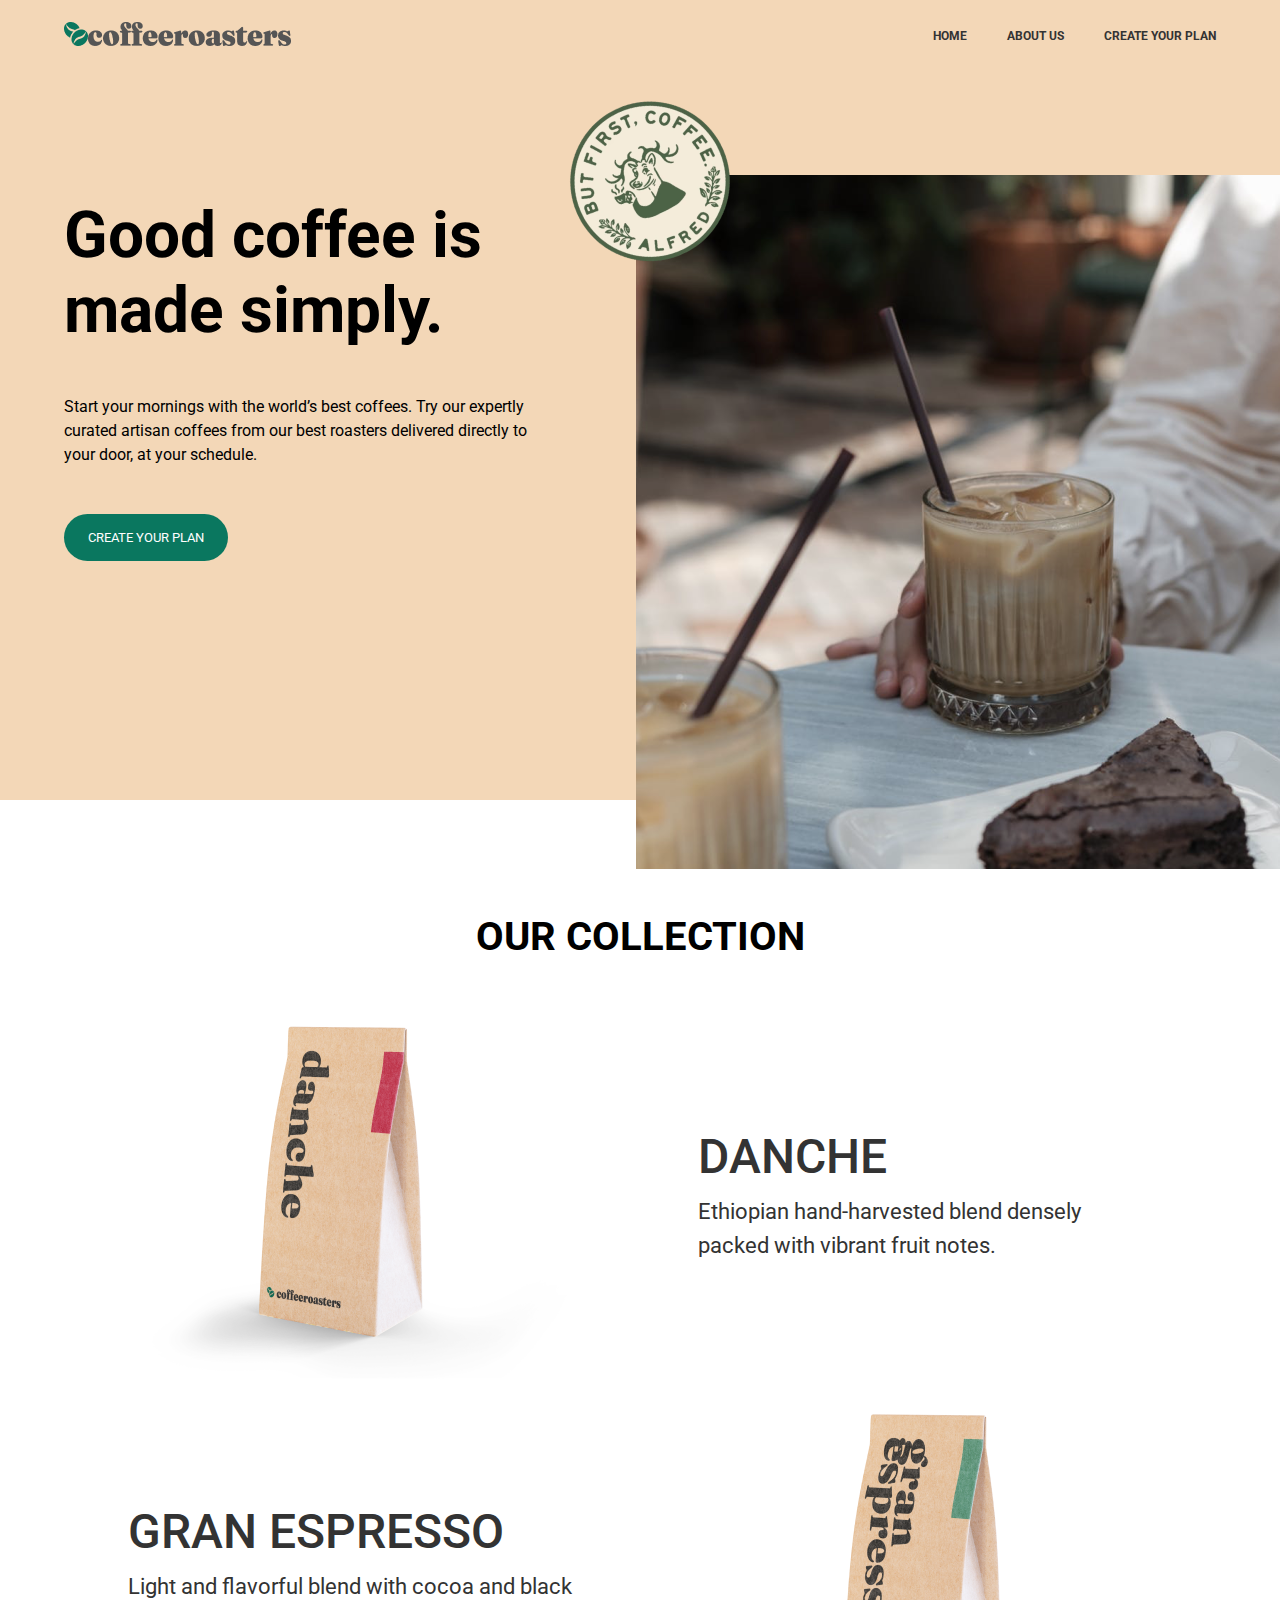
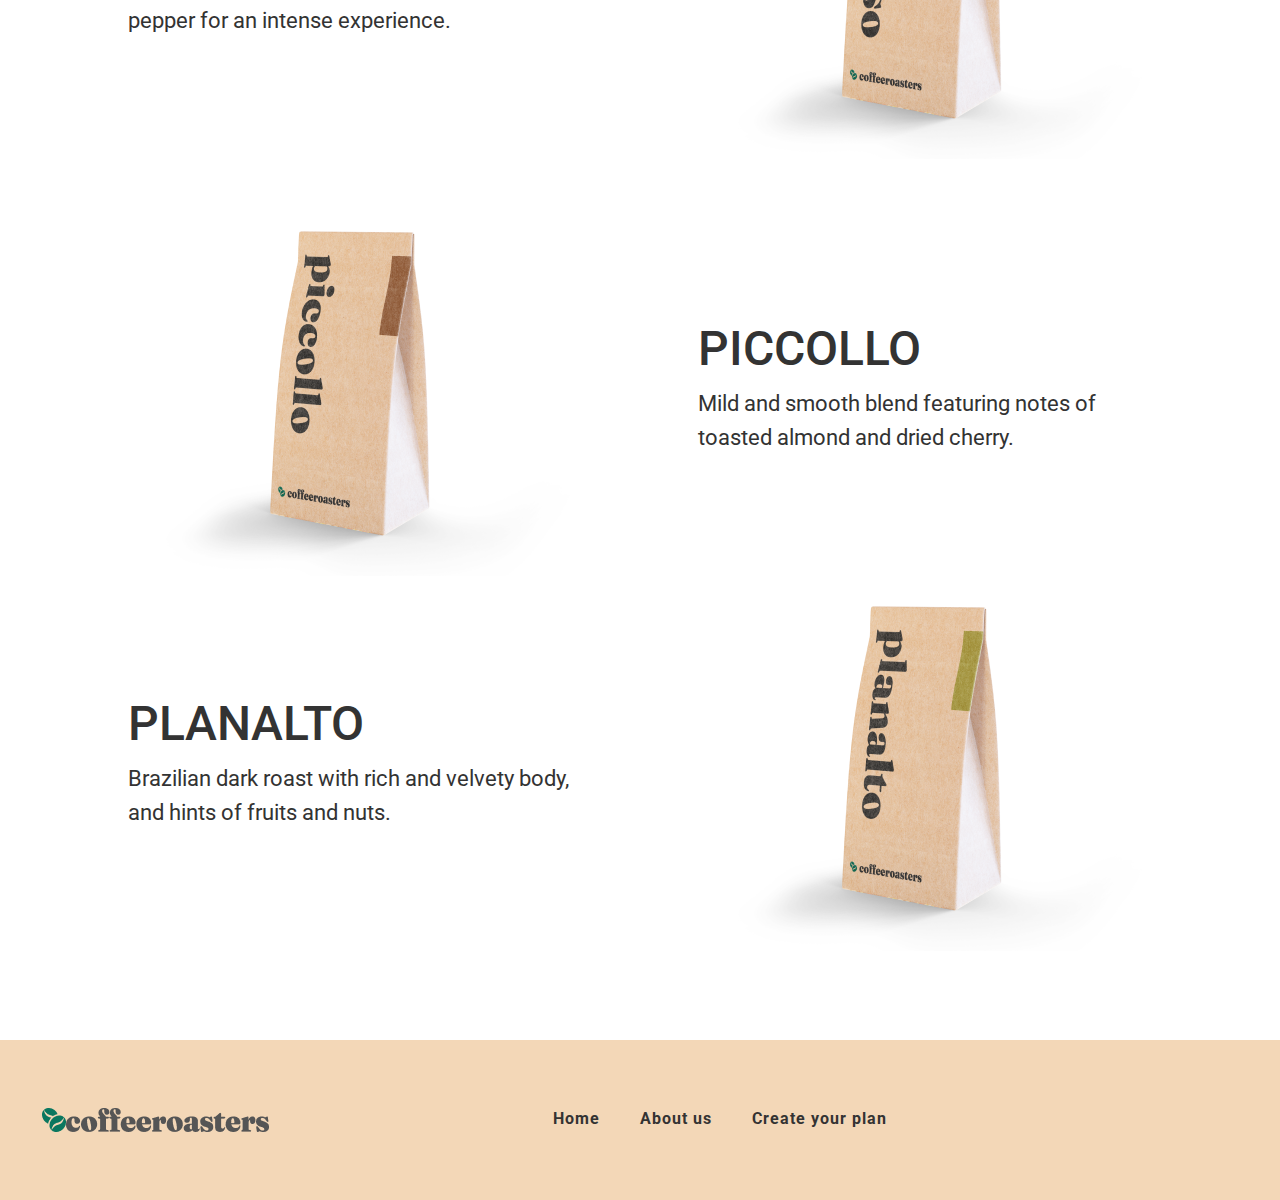
<file: index.html>
<!DOCTYPE html>
<html lang="en">
  <head>
    <meta charset="UTF-8" />
    <meta name="viewport" content="width=device-width, initial-scale=1.0" />
    <title>Document</title>
    <link rel="stylesheet" href="./style.css" />
    <link
      rel="stylesheet"
      href="https://cdnjs.cloudflare.com/ajax/libs/font-awesome/6.6.0/css/all.min.css"
      integrity="sha512-Kc323vGBEqzTmouAECnVceyQqyqdsSiqLQISBL29aUW4U/M7pSPA/gEUZQqv1cwx4OnYxTxve5UMg5GT6L4JJg=="
      crossorigin="anonymous"
      referrerpolicy="no-referrer"
    />
  </head>
  <body>
    <header>
      <div class="container">
        <nav>
          <img src="./img/Group 3614.png" alt="" />
          <ul>
            <li class="list1"><a href="#">Home</a></li>
            <li class="list2"><a href="./about.html">About us </a></li>
            <li class="list3"><a href="#">Create your plan</a></li>
          </ul>
        </nav>
        <div class="showcase">
          <div class="showcase-texts">
            <h1>Good coffee is made simply.</h1>
            <p>
              Start your mornings with the world’s best coffees. Try our
              expertly curated artisan coffees from our best roasters delivered
              directly to your door, at your schedule.
            </p>
            <button type="button">Create your plan</button>
          </div>
          <div class="showcase-images">
            <img src="./img/Rectangle 679.png" alt="cICRLE-LOGO" />
            <img src="./img/image 40.png" alt="main-image" />
          </div>
        </div>
      </div>
    </header>
    <h3 class="under-header">our collection</h3>
    <main>
      <section>
        <div class="card1">
          <img class="Danche" src="./img/kopi4.png" alt="coffee" />
          <div class="card1-showcase1">
            <h4 class="showcase1-h4">Danche</h4>
            <p class="showcase1-p">
              Ethiopian hand-harvested blend densely packed with vibrant fruit
              notes.
            </p>
          </div>
        </div>
        <div class="card2">
          <img class="Danche" src="./img/kopi1 copy.png" alt="coffee" />
          <div class="card1-showcase1">
            <h4 class="showcase1-h4">Gran Espresso</h4>
            <p class="showcase1-p">
              Light and flavorful blend with cocoa and black pepper for an
              intense experience.
            </p>
          </div>
        </div>
        <div class="card1">
          <img class="Danche" src="./img/kopi3.png" alt="coffee" />
          <div class="card1-showcase1">
            <h4 class="showcase1-h4">Piccollo</h4>
            <p class="showcase1-p">
              Mild and smooth blend featuring notes of toasted almond and dried
              cherry.
            </p>
          </div>
        </div>
        <div class="card4">
          <img class="Danche" src="./img/kopi2 (1).png" alt="coffee" />
          <div class="card1-showcase1">
            <h4 class="showcase1-h4">Planalto</h4>
            <p class="showcase1-p">
              Brazilian dark roast with rich and velvety body, and hints of
              fruits and nuts.
            </p>
          </div>
        </div>
      </section>
    </main>

    <footer>
      <img
        class="coffeeroasters"
        src="./img/Group 3614.png"
        alt="coffeeroasters"
      />
      <ul class="showcase-footer-list">
        <li><a href="#">Home</a></li>
        <li><a href="./about.html">About us </a></li>
        <li><a href="#">Create your plan</a></li>
      </ul>
      <div class="showcase-footer-icon">
        <a href="#"><i class="fab fa-facebook-square"></i></a>
        <a href="#"><i class="fab fa-instagram"></i></a>
        <a href="#"><i class="fab fa-twitter"></i></a>
      </div>
    </footer>
  </body>
</html>
</file>
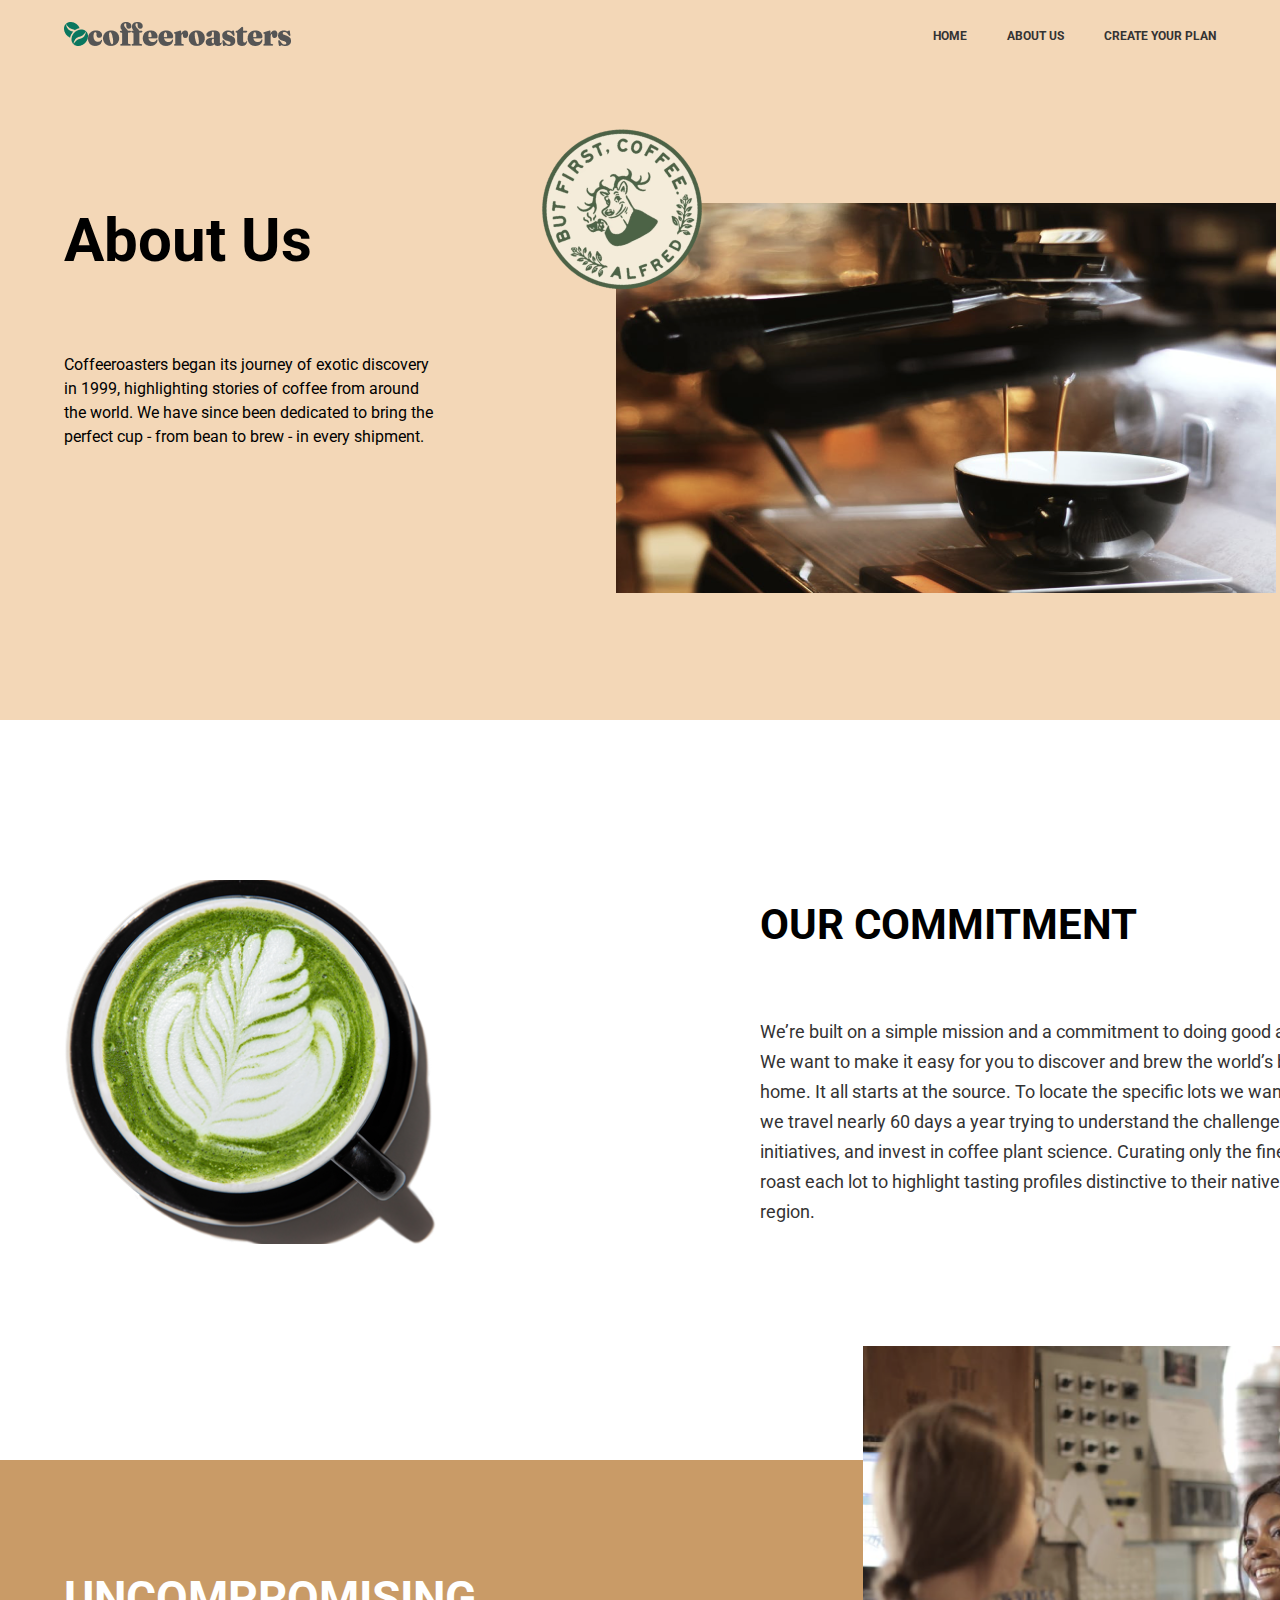
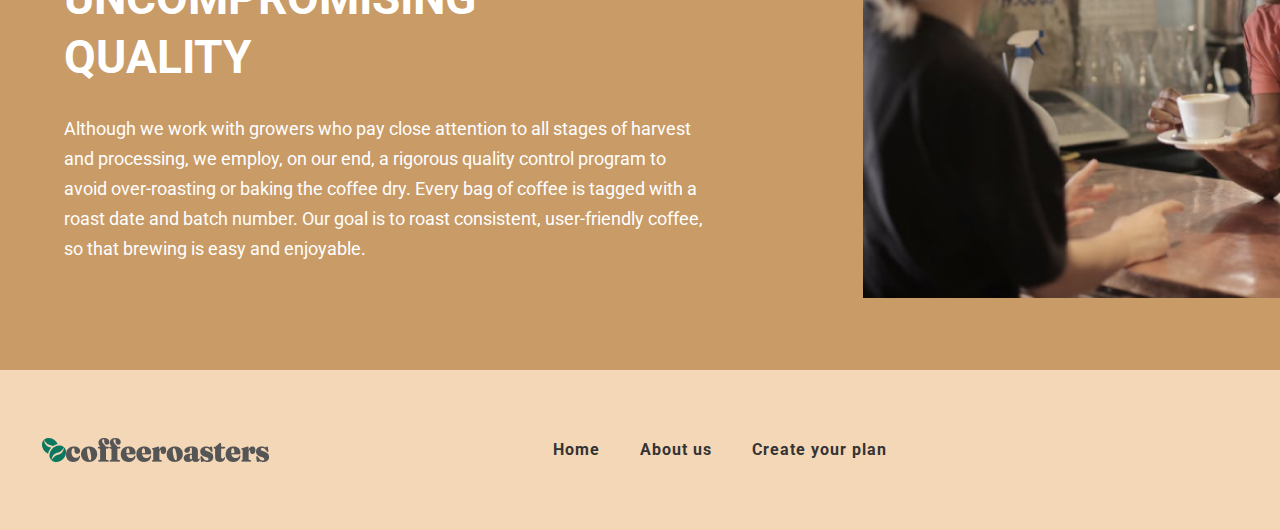
<file: about.html>
<!DOCTYPE html>
<html lang="en">
  <head>
    <meta charset="UTF-8" />
    <meta name="viewport" content="width=device-width, initial-scale=1.0" />
    <title>Document</title>
    <link rel="stylesheet" href="./style1.css" />
    <link
      rel="stylesheet"
      href="https://cdnjs.cloudflare.com/ajax/libs/font-awesome/6.6.0/css/all.min.css"
      integrity="sha512-Kc323vGBEqzTmouAECnVceyQqyqdsSiqLQISBL29aUW4U/M7pSPA/gEUZQqv1cwx4OnYxTxve5UMg5GT6L4JJg=="
      crossorigin="anonymous"
      referrerpolicy="no-referrer"
    />
  </head>
  <body>
    <header>
      <div class="container">
        <nav>
          <img src="./img/Group 3614.png" alt="" />
          <ul>
            <li class="list1"><a href="#">Home</a></li>
            <li class="list2"><a href="./about.html">About us </a></li>
            <li class="list3"><a href="#">Create your plan</a></li>
          </ul>
        </nav>
        <div class="about-us">
          <div class="about-showcase1">
            <h1>About Us</h1>
            <p>
              Coffeeroasters began its journey of exotic discovery in 1999,
              highlighting stories of coffee from around the world. We have
              since been dedicated to bring the perfect cup - from bean to brew
              - in every shipment.
            </p>
          </div>
          <div>
            <div class="under-header2">
              <img src="./img2/Rectangle 679 (1).png" alt="about-coffee" />
              <img src="./img/image 40.png" alt="main-image" />
            </div>
          </div>
        </div>
      </div>
    </header>
    <main>
      <div class="container">
        <section>
          <div class="showcase-out-commitment">
            <img src="./img2/cup-6 1.png" alt="" />
            <div class="out-commitment">
              <h3>Our commitment</h3>
              <p>
                We’re built on a simple mission and a commitment to doing good
                along the way. We want to make it easy for you to discover and
                brew the world’s best coffee at home. It all starts at the
                source. To locate the specific lots we want to purchase, we
                travel nearly 60 days a year trying to understand the challenges
                and initiatives, and invest in coffee plant science. Curating
                only the finest blends, we roast each lot to highlight tasting
                profiles distinctive to their native growing region.
              </p>
            </div>
          </div>
        </section>
      </div>
      <section class="section2">
        <div class="container">
          <div class="showcase2">
            <div class="showcase2-text">
              <h3>Uncompromising quality</h3>
              <p>
                Although we work with growers who pay close attention to all
                stages of harvest and processing, we employ, on our end, a
                rigorous quality control program to avoid over-roasting or
                baking the coffee dry. Every bag of coffee is tagged with a
                roast date and batch number. Our goal is to roast consistent,
                user-friendly coffee, so that brewing is easy and enjoyable.
              </p>
            </div>
            <div class="under-showcase2">
              <img src="./img2/Rectangle 681.png" alt="coffee-cafe" />
            </div>
          </div>
        </div>
      </section>
    </main>
    <footer>
      <img
        class="coffeeroasters"
        src="./img/Group 3614.png"
        alt="coffeeroasters"
      />
      <ul class="showcase-footer-list">
        <li><a href="#">Home</a></li>
        <li><a href="./about.html">About us </a></li>
        <li><a href="#">Create your plan</a></li>
      </ul>
      <div class="showcase-footer-icon">
        <a href="#"><i class="fab fa-facebook-square"></i></a>
        <a href="#"><i class="fab fa-instagram"></i></a>
        <a href="#"><i class="fab fa-twitter"></i></a>
      </div>
    </footer>
  </body>
</html>
</file>
<file: style.css>
@import url(https://fonts.googleapis.com/css2?family=Roboto:wght@100;200;300;400;500;600;800;900&display=swap);

* {
    margin: 0;
    padding: 0;
    text-decoration: none;
    color: inherit;
    box-sizing: border-box;
    list-style: none;
    font-family: 'Roboto', sans-serif;
}

header {
    background-color: #f3d7b7;
    height: 800px;
}

.container {
    width: 90%;
    margin: 0 auto;
}

nav ul {
    display: flex;
    gap: 40px;
}

nav ul li a {
    font-size: 12px;
    font-weight: 700;
    line-height: 14.06px;
    color: #333333;
    text-transform: uppercase;
}

nav {
    display: flex;
    justify-content: space-between;
    padding: 22px 0px;
    align-items: center;
}

.showcase {
    display: flex;
    /* justify-content: space-between; */
    align-items: center;
    gap: 216px;
}

.showcase-texts {
    display: flex;
    flex-direction: column;
    row-gap: 47px;
    align-items: start;
    margin-top: 130px;
}

.showcase-texts h1 {
    font-size: 64px;
    font-weight: 700;
    line-height: 75px;
    color: #000000;
    width: 447px;
}

.showcase-texts p {
    font-family: Roboto;
    font-size: 16px;
    font-weight: 400;
    line-height: 24px;
    color: #000000;
    width: 464px;
}


.showcase-texts button {
    background-color: #0A775F;
    border-radius: 100px;
    color: white;
    border: none;
    padding: 16px 24px;
    text-transform: uppercase;
}


.showcase-images {
    position: relative;
}



.showcase-images img:nth-child(1) {
    position: absolute;
    top: -140px;
    left: -108px;
}


.showcase-images img:nth-child(2) {
    position: absolute;
    top: -240px;
    left: -200px;
}

.showcase-images img:nth-child(2) {
    animation-name: aylanish;
    animation-duration: 5s;
    animation-iteration-count: infinite;
    animation-direction: alternate;
}






@keyframes aylanish {
    from {
        transform: rotate(0deg);
    }

    to {
        transform: rotate(360deg);
    }
}

.under-header {
    font-size: 40px;
    font-weight: 700;
    line-height: 58.59px;
    text-align: center;
    margin-top: 108px;
    text-transform: uppercase;
}

.card1 {
    display: flex;
    align-items: center;
    justify-content: center;
    gap: 117.32px;
    margin-top: 42px;
}

.card1-showcase1 {
    display: flex;
    flex-direction: column;
    gap: 10px;
}

.showcase1-h4 {
    font-size: 48px;
    font-weight: 500;
    line-height: 56.25px;
    text-transform: uppercase;
    color: #333333;
}

.showcase1-p {
    font-size: 22px;
    font-weight: 400;
    line-height: 34px;
    width: 454.26px;
    color: #333333;
}

.Danche {
    transition: 1s;
}

.Danche:hover {
    transform: scale(1.3);
}

.card4 {
    display: flex;
    align-items: center;
    justify-content: center;
    gap: 117.32px;
    flex-direction: row-reverse;
}

.card2 {
    display: flex;
    align-items: center;
    justify-content: center;
    gap: 117.32px;
    flex-direction: row-reverse;
}

footer {
    margin-top: 89px;
    display: flex;
    background-color: #F3D7B7;
    align-items: center;
    justify-content: space-between;
    height: 160px;
}
.coffeeroasters{
    margin-left: 42px;
}
.showcase-footer-list {
    font-weight: 700;
    line-height: 18.75px;
    letter-spacing: 1px;
    display: flex;
    gap: 40px;
    color: #333333;
}

.showcase-footer-icon {
    display: flex;
    gap: 30px;
    margin-right: 50px;
}

.fa-facebook-square {
    font-size: 30px;
}

.fa-instagram {
    font-size: 30px;
}

.fa-twitter {
    font-size: 30px;
}
</file>
<file: style1.css>
@import url(https://fonts.googleapis.com/css2?family=Roboto:wght@100;200;300;400;500;600;800;900&display=swap);

* {
    margin: 0;
    padding: 0;
    text-decoration: none;
    color: inherit;
    box-sizing: border-box;
    list-style: none;
    font-family: "Roboto", sans-serif;
}

header {
    background-color: #f3d7b7;
    height: 720px;
    z-index: -1;
}

.container {
    width: 90%;
    margin: 0 auto;
}

nav ul {
    display: flex;
    gap: 40px;
}

nav ul li a {
    font-size: 12px;
    font-weight: 700;
    line-height: 14.06px;
    color: #333333;
    text-transform: uppercase;
}

nav {
    display: flex;
    justify-content: space-between;
    padding: 22px 0px;
    align-items: center;
}

.about-us {
    display: flex;
    margin-top: 135px;
    gap: 180px;
}

.about-showcase1 {
    display: flex;
    flex-direction: column;
    row-gap: 74.86px;
}

.about-showcase1 h1 {
    font-size: 60px;
    font-weight: 700;
    line-height: 75px;
    width: 294px;
}

.about-showcase1 p {
    font-weight: 400;
    line-height: 24px;
    width: 372px;
}

.under-header2 {
    position: relative;
}

.under-header2 img:nth-child(1) {
    position: absolute;
    top: 0px;
}

.under-header2 img:nth-child(2) {
    position: absolute;
    top: -100px;
    left: -100px;
}

.under-header2 img:nth-child(2) {
    animation-name: circle;
    animation-duration: 5s;
    animation-iteration-count: infinite;
    animation-direction: alternate;
}





@keyframes circle {
    from {
        transform: rotate(0deg);
    }

    to {
        transform: rotate(360deg);
    }
}

.showcase-out-commitment {
    margin-top: 160.29px;
    display: flex;
    gap: 322.68px;
    align-items: center;
}

.out-commitment {
    display: flex;
    flex-direction: column;
    row-gap: 64px;
}

.out-commitment p {
    font-size: 18px;
    font-weight: 400;
    line-height: 30px;
    color: #333333;
    width: 646.39px;
}

.out-commitment h3 {
    font-size: 42px;
    font-weight: 700;
    line-height: 56.25px;
    text-transform: uppercase;
}

.section2 {
    background-color: #C99B67;
    height: 510px;
    margin-top: 216px;
}

.showcase2 {
    display: flex;
    gap: 160px;
}
.showcase2-text{
    display: flex;
    flex-direction: column;
    row-gap: 28px;
}
.showcase2-text h3 {
    font-size: 46px;
    font-weight: 700;
    line-height: 58.59px;
    color: white;
    width: 397px;
    text-transform: uppercase;
    margin-top: 109px;
}

.showcase2-text p {
    font-size: 18px;
    font-weight: 400;
    line-height: 30px;
    color: white;
    width: 639px;
}
.under-showcase2{
    position: relative;
}
.under-showcase2 img{
    position: absolute;
    top: -114px;
}
footer {
    display: flex;
    background-color: #F3D7B7;
    align-items: center;
    justify-content: space-between;
    height: 160px;
}
.coffeeroasters{
    margin-left: 42px;
}
.showcase-footer-list {
    font-weight: 700;
    line-height: 18.75px;
    letter-spacing: 1px;
    display: flex;
    gap: 40px;
    color: #333333;
}

.showcase-footer-icon {
    display: flex;
    gap: 30px;
    margin-right: 50px;
}

.fa-facebook-square {
    font-size: 30px;
}

.fa-instagram {
    font-size: 30px;
}

.fa-twitter {
    font-size: 30px;
}
</file>
